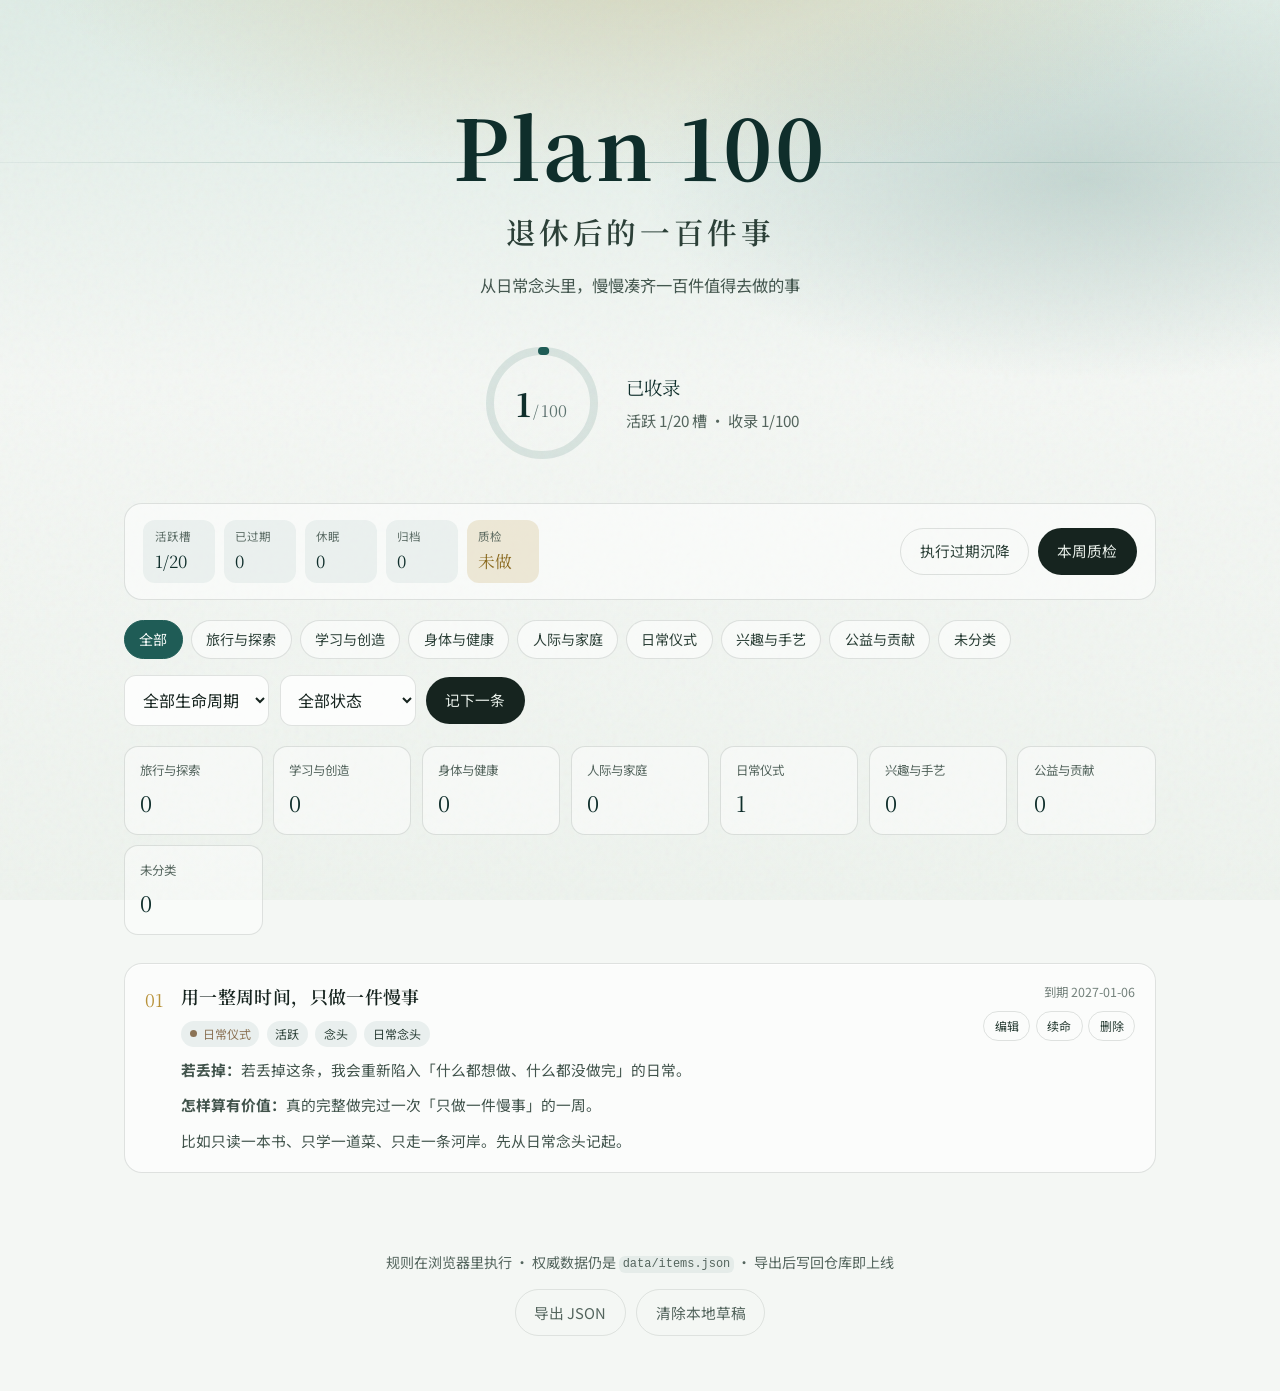
<file: index.html>
<!DOCTYPE html>
<html lang="zh-CN">
<head>
  <meta charset="UTF-8" />
  <meta name="viewport" content="width=device-width, initial-scale=1" />
  <meta name="description" content="退休后的一百件事 —— 从日常念头里，慢慢凑齐一百件值得去做的事" />
  <title>退休后的一百件事</title>
  <link rel="preconnect" href="https://fonts.googleapis.com" />
  <link rel="preconnect" href="https://fonts.gstatic.com" crossorigin />
  <link href="https://fonts.googleapis.com/css2?family=Noto+Sans+SC:wght@400;500;600&family=Noto+Serif+SC:wght@500;600;700&family=Newsreader:opsz,wght@6..72,500;6..72,600&display=swap" rel="stylesheet" />
  <link rel="stylesheet" href="css/style.css" />
</head>
<body>
  <div class="atmosphere" aria-hidden="true">
    <div class="horizon"></div>
    <div class="grain"></div>
  </div>

  <header class="hero">
    <p class="brand">Plan 100</p>
    <h1 id="site-title">退休后的一百件事</h1>
    <p class="lede" id="site-subtitle">从日常念头里，慢慢凑齐一百件值得去做的事</p>

    <div class="progress-block" aria-live="polite">
      <div class="progress-ring" role="img" aria-label="收集进度">
        <svg viewBox="0 0 120 120" width="120" height="120">
          <circle class="ring-track" cx="60" cy="60" r="52" />
          <circle class="ring-fill" id="ring-fill" cx="60" cy="60" r="52" />
        </svg>
        <div class="progress-num">
          <span id="count-current">0</span>
          <span class="progress-sep">/</span>
          <span id="count-goal">100</span>
        </div>
      </div>
      <div class="progress-copy">
        <p class="progress-label">已收录</p>
        <p class="progress-hint" id="progress-hint">每一条日常念头，都算数。</p>
      </div>
    </div>
  </header>

  <main class="main">
    <section class="gov-bar" id="gov-bar" aria-label="增质治理">
      <div class="gov-metrics" id="gov-metrics"></div>
      <div class="gov-actions">
        <button type="button" class="btn btn-ghost" id="btn-apply-decay">执行过期沉降</button>
        <button type="button" class="btn btn-primary" id="btn-review">本周质检</button>
      </div>
    </section>

    <section class="toolbar" aria-label="筛选与操作">
      <div class="filters" id="filters" role="tablist" aria-label="按分类筛选"></div>
      <div class="toolbar-actions">
        <label class="status-filter">
          <span class="sr-only">生命周期</span>
          <select id="lane-filter" aria-label="按生命周期筛选">
            <option value="all">全部生命周期</option>
            <option value="draft">草稿</option>
            <option value="active">活跃</option>
            <option value="dormant">休眠</option>
            <option value="archived">归档</option>
          </select>
        </label>
        <label class="status-filter">
          <span class="sr-only">状态</span>
          <select id="status-filter" aria-label="按状态筛选">
            <option value="all">全部状态</option>
            <option value="idea">念头</option>
            <option value="planned">打算做</option>
            <option value="doing">进行中</option>
            <option value="done">已完成</option>
          </select>
        </label>
        <button type="button" class="btn btn-primary" id="btn-add">记下一条</button>
      </div>
    </section>

    <section class="stats" id="stats" aria-label="分类概览"></section>

    <section class="board" aria-label="事项列表">
      <ul class="item-list" id="item-list"></ul>
      <p class="empty" id="empty-state" hidden>还没有符合条件的条目。从今天的一个念头开始吧。</p>
    </section>
  </main>

  <footer class="footer">
    <p>规则在浏览器里执行 · 权威数据仍是 <code>data/items.json</code> · 导出后写回仓库即上线</p>
    <div class="footer-actions">
      <button type="button" class="btn btn-ghost" id="btn-export">导出 JSON</button>
      <button type="button" class="btn btn-ghost" id="btn-reset-draft">清除本地草稿</button>
    </div>
  </footer>

  <dialog class="modal" id="item-modal" aria-labelledby="modal-title">
    <form method="dialog" id="item-form" class="modal-panel modal-wide">
      <header class="modal-header">
        <h2 id="modal-title">记下一条</h2>
        <button type="submit" value="cancel" class="icon-close" aria-label="关闭">×</button>
      </header>

      <div class="modal-body">
        <label>
          想做的事
          <input type="text" name="title" id="field-title" required maxlength="80" placeholder="例如：学会修一把椅子" />
        </label>
        <div class="field-row">
          <label>
            分类
            <select name="category" id="field-category" required></select>
          </label>
          <label>
            状态
            <select name="status" id="field-status">
              <option value="idea">念头</option>
              <option value="planned">打算做</option>
              <option value="doing">进行中</option>
              <option value="done">已完成</option>
            </select>
          </label>
          <label>
            生命周期
            <select name="lane" id="field-lane">
              <option value="draft">草稿（不占槽）</option>
              <option value="active">活跃（占槽）</option>
              <option value="dormant">休眠</option>
              <option value="archived">归档</option>
            </select>
          </label>
        </div>
        <label>
          出生证明 · 若丢掉它，我会失去什么？
          <textarea name="whyLose" id="field-why-lose" rows="2" maxlength="200" required placeholder="写不出就先留在草稿，别占活跃槽"></textarea>
        </label>
        <label>
          轨道 B · 怎样才算它真的有价值？
          <textarea name="signal" id="field-signal" rows="2" maxlength="200" required placeholder="可观察的结果，不是「感觉还不错」"></textarea>
        </label>
        <label>
          新建税 · 为何不能并入已有条目？（新建时填写）
          <input type="text" name="mergeOf" id="field-merge-of" maxlength="120" placeholder="例如：与「慢事周」不同，因为……；并入则可写：并入 #1" />
        </label>
        <label>
          念头从哪来
          <input type="text" name="source" id="field-source" maxlength="40" placeholder="日常 / 旅行 / 聊天 / 读书…" />
        </label>
        <label>
          备注
          <textarea name="note" id="field-note" rows="2" maxlength="280" placeholder="为什么想做、什么时候想到的…"></textarea>
        </label>
        <p class="form-hint" id="slot-hint"></p>
      </div>

      <footer class="modal-footer">
        <button type="submit" value="cancel" class="btn btn-ghost">取消</button>
        <button type="button" class="btn btn-ghost" id="btn-renew" hidden>续命 90 天</button>
        <button type="submit" value="save" class="btn btn-primary" id="btn-save">保存到本地</button>
      </footer>
    </form>
  </dialog>

  <dialog class="modal" id="review-modal" aria-labelledby="review-title">
    <div class="modal-panel modal-wide">
      <header class="modal-header">
        <h2 id="review-title">本周质检</h2>
        <button type="button" class="icon-close" id="review-close" aria-label="关闭">×</button>
      </header>
      <div class="modal-body">
        <p class="form-hint">从活跃槽随机抽若干条。对每条做「杀伤测试」：若它其实不重要，你敢把它降为休眠吗？</p>
        <ul class="review-list" id="review-list"></ul>
        <p class="empty" id="review-empty" hidden>当前没有活跃条目可抽检。</p>
      </div>
      <footer class="modal-footer">
        <button type="button" class="btn btn-ghost" id="review-reshuffle">换一批</button>
        <button type="button" class="btn btn-primary" id="review-done">完成本周质检</button>
      </footer>
    </div>
  </dialog>

  <script src="js/app.js" type="module"></script>
</body>
</html>
</file>
<file: css/style.css>
:root {
  --ink: #16241f;
  --ink-soft: #2c4038;
  --mist: #e8efe9;
  --paper: #f4f7f4;
  --sand: #d9c4a0;
  --gold: #b8923a;
  --teal: #1f5c56;
  --teal-deep: #0f2e2b;
  --line: rgba(22, 36, 31, 0.12);
  --shadow: 0 18px 50px rgba(15, 46, 43, 0.18);
  --radius: 18px;
  --font-display: "Noto Serif SC", "Newsreader", Georgia, serif;
  --font-body: "Noto Sans SC", "Helvetica Neue", sans-serif;
  --max: 1080px;
}

*,
*::before,
*::after {
  box-sizing: border-box;
}

html {
  scroll-behavior: smooth;
}

body {
  margin: 0;
  min-height: 100vh;
  color: var(--ink);
  font-family: var(--font-body);
  background: var(--paper);
  line-height: 1.65;
  overflow-x: hidden;
}

.atmosphere {
  position: fixed;
  inset: 0;
  z-index: -1;
  background:
    radial-gradient(ellipse 90% 55% at 50% -10%, rgba(184, 146, 58, 0.28), transparent 55%),
    radial-gradient(ellipse 70% 45% at 85% 20%, rgba(31, 92, 86, 0.18), transparent 50%),
    linear-gradient(180deg, #dfece6 0%, var(--paper) 42%, #eef3ee 100%);
}

.horizon {
  position: absolute;
  left: -10%;
  right: -10%;
  top: 18vh;
  height: 1px;
  background: linear-gradient(90deg, transparent, rgba(31, 92, 86, 0.35), transparent);
  transform: scaleX(0.96);
  animation: horizon-breathe 8s ease-in-out infinite;
}

.grain {
  position: absolute;
  inset: 0;
  opacity: 0.045;
  background-image: url("data:image/svg+xml,%3Csvg viewBox='0 0 200 200' xmlns='http://www.w3.org/2000/svg'%3E%3Cfilter id='n'%3E%3CfeTurbulence type='fractalNoise' baseFrequency='0.85' numOctaves='3' stitchTiles='stitch'/%3E%3C/filter%3E%3Crect width='100%25' height='100%25' filter='url(%23n)'/%3E%3C/svg%3E");
  pointer-events: none;
}

@keyframes horizon-breathe {
  0%, 100% { opacity: 0.45; transform: scaleX(0.94); }
  50% { opacity: 0.85; transform: scaleX(1); }
}

.sr-only {
  position: absolute;
  width: 1px;
  height: 1px;
  padding: 0;
  margin: -1px;
  overflow: hidden;
  clip: rect(0, 0, 0, 0);
  border: 0;
}

.hero {
  max-width: var(--max);
  margin: 0 auto;
  padding: clamp(3.5rem, 10vw, 6.5rem) 1.5rem 2.5rem;
  text-align: center;
  animation: rise 0.9s ease both;
}

@keyframes rise {
  from { opacity: 0; transform: translateY(18px); }
  to { opacity: 1; transform: translateY(0); }
}

.brand {
  margin: 0 0 1.25rem;
  font-family: var(--font-display);
  font-size: clamp(2.8rem, 8vw, 5.2rem);
  font-weight: 700;
  letter-spacing: 0.04em;
  line-height: 1;
  color: var(--teal-deep);
}

.hero h1 {
  margin: 0;
  font-family: var(--font-display);
  font-size: clamp(1.35rem, 3.2vw, 1.85rem);
  font-weight: 600;
  letter-spacing: 0.12em;
  color: var(--ink-soft);
}

.lede {
  max-width: 28em;
  margin: 1rem auto 0;
  color: var(--ink-soft);
  font-size: 1.02rem;
  opacity: 0.88;
}

.north-star {
  max-width: 22em;
  margin: 1.25rem auto 0;
  font-family: var(--font-display);
  font-size: clamp(1.05rem, 2.4vw, 1.25rem);
  font-weight: 600;
  letter-spacing: 0.04em;
  color: var(--teal-deep);
  line-height: 1.5;
}

.charter {
  margin-bottom: 1.25rem;
  padding: 1.1rem 1.2rem;
  border-radius: var(--radius);
  background: rgba(15, 46, 43, 0.04);
  border: 1px solid var(--line);
  text-align: left;
  animation: rise 1s 0.16s ease both;
}

.charter-north {
  margin: 0 0 0.75rem;
  font-family: var(--font-display);
  font-size: 1.05rem;
  color: var(--teal-deep);
}

.charter-layers {
  margin: 0;
  padding: 0;
  list-style: none;
  display: grid;
  gap: 0.55rem;
}

.charter-layers li {
  font-size: 0.92rem;
  color: var(--ink-soft);
  line-height: 1.55;
}

.charter-k {
  display: inline-block;
  min-width: 4.5em;
  margin-right: 0.55rem;
  font-family: var(--font-display);
  font-size: 0.82rem;
  color: var(--gold);
}

.progress-block {
  display: flex;
  align-items: center;
  justify-content: center;
  gap: 1.5rem;
  margin-top: 2.75rem;
  text-align: left;
  animation: rise 1.1s 0.15s ease both;
}

.progress-ring {
  position: relative;
  width: 120px;
  height: 120px;
  flex-shrink: 0;
}

.progress-ring svg {
  transform: rotate(-90deg);
}

.ring-track,
.ring-fill {
  fill: none;
  stroke-width: 8;
}

.ring-track {
  stroke: rgba(31, 92, 86, 0.12);
}

.ring-fill {
  stroke: var(--teal);
  stroke-linecap: round;
  stroke-dasharray: 326.73;
  stroke-dashoffset: 326.73;
  transition: stroke-dashoffset 0.8s ease;
}

.progress-num {
  position: absolute;
  inset: 0;
  display: grid;
  place-content: center;
  grid-auto-flow: column;
  align-items: baseline;
  gap: 0.15rem;
  font-family: var(--font-display);
  color: var(--teal-deep);
}

#count-current {
  font-size: 2rem;
  font-weight: 700;
}

.progress-sep,
#count-goal {
  font-size: 1rem;
  opacity: 0.65;
}

.progress-label {
  margin: 0;
  font-family: var(--font-display);
  font-size: 1.15rem;
  color: var(--teal-deep);
}

.progress-hint {
  margin: 0.35rem 0 0;
  max-width: 16em;
  color: var(--ink-soft);
  font-size: 0.95rem;
  opacity: 0.8;
}

.main {
  max-width: var(--max);
  margin: 0 auto;
  padding: 0 1.5rem 4rem;
}

.site-nav {
  display: flex;
  gap: 0.75rem;
  margin-bottom: 1.25rem;
  animation: rise 1s 0.18s ease both;
}

.site-nav a {
  text-decoration: none;
  color: var(--ink-soft);
  border: 1px solid var(--line);
  border-radius: 999px;
  padding: 0.4rem 0.95rem;
  font-size: 0.9rem;
  background: rgba(255, 255, 255, 0.45);
}

.site-nav a[aria-current="page"] {
  background: var(--teal);
  border-color: var(--teal);
  color: #f7fbf9;
}

.brand-link {
  color: inherit;
  text-decoration: none;
}

.principle-list {
  margin: 0.75rem 0 0;
  padding-left: 1.2rem;
  color: var(--ink-soft);
  font-size: 0.92rem;
}

.btn-small {
  display: inline-flex;
  align-items: center;
  padding: 0.35rem 0.75rem;
  font-size: 0.8rem;
  text-decoration: none;
}

.gov-bar {
  display: flex;
  flex-wrap: wrap;
  align-items: center;
  justify-content: space-between;
  gap: 1rem;
  margin-bottom: 1.25rem;
  padding: 1rem 1.15rem;
  border-radius: var(--radius);
  background: rgba(255, 255, 255, 0.5);
  border: 1px solid var(--line);
  animation: rise 1s 0.2s ease both;
}

.gov-metrics {
  display: flex;
  flex-wrap: wrap;
  gap: 0.55rem;
}

.gov-chip {
  display: grid;
  gap: 0.1rem;
  min-width: 4.5rem;
  padding: 0.45rem 0.7rem;
  border-radius: 12px;
  background: rgba(31, 92, 86, 0.06);
}

.gov-chip .k {
  font-size: 0.72rem;
  color: var(--ink-soft);
  opacity: 0.75;
}

.gov-chip .v {
  font-family: var(--font-display);
  font-size: 1.05rem;
  color: var(--teal-deep);
}

.gov-chip.warn {
  background: rgba(184, 146, 58, 0.18);
}

.gov-chip.warn .v {
  color: #8a6a1f;
}

.gov-actions {
  display: flex;
  flex-wrap: wrap;
  gap: 0.55rem;
}

.toolbar {
  display: flex;
  flex-wrap: wrap;
  align-items: center;
  justify-content: space-between;
  gap: 1rem;
  margin-bottom: 1.25rem;
  animation: rise 1s 0.25s ease both;
}

.filters {
  display: flex;
  flex-wrap: wrap;
  gap: 0.5rem;
}

.filter-chip {
  border: 1px solid var(--line);
  background: rgba(255, 255, 255, 0.55);
  color: var(--ink-soft);
  border-radius: 999px;
  padding: 0.45rem 0.9rem;
  font: inherit;
  font-size: 0.88rem;
  cursor: pointer;
  transition: background 0.2s ease, border-color 0.2s ease, transform 0.2s ease;
}

.filter-chip:hover {
  transform: translateY(-1px);
  border-color: rgba(31, 92, 86, 0.35);
}

.filter-chip[aria-selected="true"] {
  background: var(--teal);
  border-color: var(--teal);
  color: #f7fbf9;
}

.toolbar-actions {
  display: flex;
  flex-wrap: wrap;
  gap: 0.65rem;
  align-items: center;
}

.status-filter select,
.modal-body select,
.modal-body input,
.modal-body textarea {
  width: 100%;
  border: 1px solid var(--line);
  border-radius: 12px;
  padding: 0.7rem 0.85rem;
  font: inherit;
  background: rgba(255, 255, 255, 0.8);
  color: var(--ink);
}

.status-filter select {
  width: auto;
  min-width: 8.5rem;
}

.btn {
  border: 1px solid transparent;
  border-radius: 999px;
  padding: 0.65rem 1.15rem;
  font: inherit;
  font-size: 0.92rem;
  cursor: pointer;
  transition: transform 0.2s ease, background 0.2s ease, border-color 0.2s ease;
}

.btn:hover {
  transform: translateY(-1px);
}

.btn-primary {
  background: var(--ink);
  color: var(--mist);
}

.btn-primary:hover {
  background: var(--teal-deep);
}

.btn-ghost {
  background: transparent;
  border-color: var(--line);
  color: var(--ink-soft);
}

.stats {
  display: grid;
  grid-template-columns: repeat(auto-fill, minmax(120px, 1fr));
  gap: 0.65rem;
  margin-bottom: 1.75rem;
  animation: rise 1s 0.35s ease both;
}

.stat-card {
  padding: 0.85rem 0.95rem;
  border-radius: 14px;
  background: rgba(255, 255, 255, 0.45);
  border: 1px solid var(--line);
}

.stat-card .name {
  display: block;
  font-size: 0.78rem;
  color: var(--ink-soft);
  opacity: 0.8;
}

.stat-card .num {
  display: block;
  margin-top: 0.25rem;
  font-family: var(--font-display);
  font-size: 1.35rem;
  color: var(--teal-deep);
}

.item-list {
  list-style: none;
  margin: 0;
  padding: 0;
  display: grid;
  gap: 0.9rem;
}

.item {
  display: grid;
  grid-template-columns: auto 1fr auto;
  gap: 1rem;
  align-items: start;
  padding: 1.15rem 1.25rem;
  border-radius: var(--radius);
  background: rgba(255, 255, 255, 0.62);
  border: 1px solid var(--line);
  box-shadow: 0 1px 0 rgba(255, 255, 255, 0.6) inset;
  transition: transform 0.25s ease, box-shadow 0.25s ease;
  animation: rise 0.55s ease both;
}

.item:hover {
  transform: translateY(-2px);
  box-shadow: var(--shadow);
}

.item-expired {
  border-color: rgba(184, 146, 58, 0.55);
  background: rgba(255, 248, 230, 0.7);
}

.lane-dormant,
.lane-archived {
  opacity: 0.78;
}

.tag-warn {
  background: rgba(184, 146, 58, 0.22) !important;
  color: #7a5c14 !important;
}

.tag-origin-self {
  background: rgba(31, 92, 86, 0.14) !important;
  color: var(--teal-deep) !important;
}

.tag-origin-borrowed {
  background: rgba(61, 90, 128, 0.14) !important;
  color: #3d5a80 !important;
}

.field-row {
  display: grid;
  grid-template-columns: repeat(3, 1fr);
  gap: 0.75rem;
}

.form-hint {
  margin: 0;
  font-size: 0.85rem;
  color: var(--ink-soft);
  opacity: 0.85;
}

.form-hint.warn {
  color: #8a6a1f;
  opacity: 1;
}

.modal-wide {
  width: min(560px, 100%);
}

.modal-panel.modal-wide {
  width: min(560px, 100%);
}

.review-list {
  list-style: none;
  margin: 0;
  padding: 0;
  display: grid;
  gap: 0.85rem;
}

.review-item {
  padding: 0.9rem 1rem;
  border-radius: 14px;
  border: 1px solid var(--line);
  background: rgba(255, 255, 255, 0.55);
}

.review-item h3 {
  margin: 0 0 0.5rem;
  font-family: var(--font-display);
  font-size: 1.05rem;
}

.review-item p {
  margin: 0.35rem 0;
  font-size: 0.9rem;
  color: var(--ink-soft);
}

.review-item.reviewed {
  opacity: 0.65;
  border-color: rgba(31, 92, 86, 0.35);
}

.item-index {
  font-family: var(--font-display);
  font-size: 1.1rem;
  color: var(--gold);
  min-width: 2ch;
  padding-top: 0.15rem;
}

.item-body h3 {
  margin: 0;
  font-family: var(--font-display);
  font-size: 1.12rem;
  font-weight: 600;
  letter-spacing: 0.02em;
}

.item-meta {
  display: flex;
  flex-wrap: wrap;
  gap: 0.45rem;
  margin-top: 0.55rem;
}

.tag {
  display: inline-flex;
  align-items: center;
  gap: 0.35rem;
  padding: 0.2rem 0.55rem;
  border-radius: 999px;
  font-size: 0.75rem;
  background: rgba(31, 92, 86, 0.08);
  color: var(--ink-soft);
}

.tag-dot {
  width: 0.45rem;
  height: 0.45rem;
  border-radius: 50%;
  background: currentColor;
}

.item-note {
  margin: 0.7rem 0 0;
  color: var(--ink-soft);
  font-size: 0.92rem;
  opacity: 0.9;
}

.item-side {
  display: flex;
  flex-direction: column;
  align-items: flex-end;
  gap: 0.5rem;
}

.item-date {
  font-size: 0.78rem;
  color: var(--ink-soft);
  opacity: 0.65;
  white-space: nowrap;
}

.item-actions {
  display: flex;
  gap: 0.35rem;
}

.item-actions button {
  border: 1px solid var(--line);
  background: transparent;
  border-radius: 999px;
  padding: 0.25rem 0.65rem;
  font: inherit;
  font-size: 0.75rem;
  color: var(--ink-soft);
  cursor: pointer;
}

.empty {
  text-align: center;
  padding: 3rem 1rem;
  color: var(--ink-soft);
  opacity: 0.75;
}

.footer {
  max-width: var(--max);
  margin: 0 auto;
  padding: 0 1.5rem 3.5rem;
  text-align: center;
  color: var(--ink-soft);
  font-size: 0.88rem;
  opacity: 0.8;
}

.footer code {
  font-size: 0.85em;
  padding: 0.1em 0.35em;
  border-radius: 6px;
  background: rgba(31, 92, 86, 0.08);
}

.footer-actions {
  display: flex;
  justify-content: center;
  gap: 0.65rem;
  margin-top: 0.85rem;
  flex-wrap: wrap;
}

.modal {
  border: none;
  padding: 0;
  background: transparent;
  max-width: calc(100vw - 2rem);
}

.modal::backdrop {
  background: rgba(15, 46, 43, 0.45);
  backdrop-filter: blur(4px);
}

.modal-panel {
  width: min(440px, 100%);
  margin: auto;
  border-radius: 22px;
  background: var(--paper);
  border: 1px solid rgba(255, 255, 255, 0.5);
  box-shadow: var(--shadow);
  overflow: hidden;
  animation: rise 0.35s ease both;
}

.modal-header,
.modal-footer {
  display: flex;
  align-items: center;
  justify-content: space-between;
  padding: 1rem 1.25rem;
}

.modal-header {
  border-bottom: 1px solid var(--line);
}

.modal-header h2 {
  margin: 0;
  font-family: var(--font-display);
  font-size: 1.2rem;
}

.icon-close {
  border: none;
  background: transparent;
  font-size: 1.6rem;
  line-height: 1;
  color: var(--ink-soft);
  cursor: pointer;
}

.modal-body {
  display: grid;
  gap: 0.9rem;
  padding: 1.15rem 1.25rem;
}

.modal-body label {
  display: grid;
  gap: 0.35rem;
  font-size: 0.88rem;
  color: var(--ink-soft);
}

.modal-footer {
  border-top: 1px solid var(--line);
  justify-content: flex-end;
  gap: 0.5rem;
}

@media (max-width: 720px) {
  .progress-block {
    flex-direction: column;
    text-align: center;
  }

  .progress-hint {
    max-width: none;
  }

  .field-row {
    grid-template-columns: 1fr;
  }

  .item {
    grid-template-columns: auto 1fr;
  }

  .item-side {
    grid-column: 1 / -1;
    flex-direction: row;
    justify-content: space-between;
    align-items: center;
  }
}
</file>
